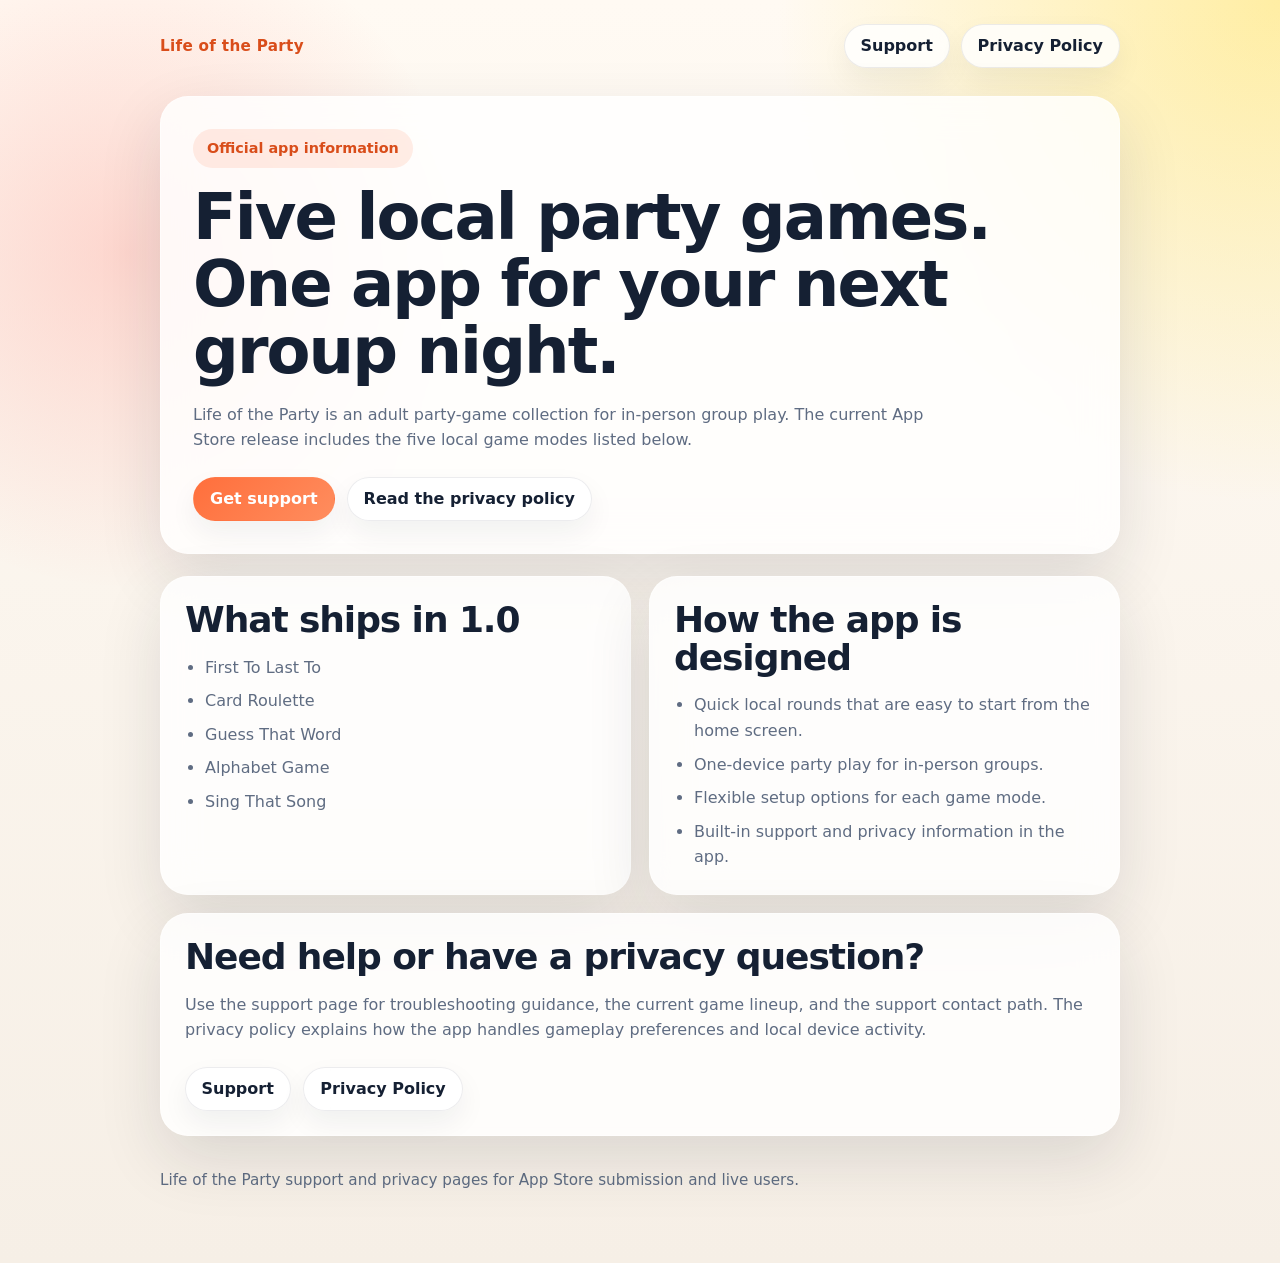
<file: index.html>
<!doctype html>
<html lang="en">
  <head>
    <meta charset="utf-8" />
    <meta name="viewport" content="width=device-width, initial-scale=1" />
    <title>Life of the Party</title>
    <meta
      name="description"
      content="Official support and privacy pages for the Life of the Party iOS app."
    />
    <link rel="stylesheet" href="./styles.css" />
  </head>
  <body>
    <main class="page-shell">
      <nav class="top-nav" aria-label="Primary">
        <a class="brand" href="./">Life of the Party</a>
        <div class="nav-links">
          <a class="nav-pill" href="./support/">Support</a>
          <a class="nav-pill" href="./privacy/">Privacy Policy</a>
        </div>
      </nav>

      <section class="hero">
        <span class="eyebrow">Official app information</span>
        <h1>Five local party games. One app for your next group night.</h1>
        <p class="lede">
          Life of the Party is an adult party-game collection for in-person
          group play. The current App Store release includes the five local
          game modes listed below.
        </p>
        <div class="cta-row">
          <a class="button button-primary" href="./support/">Get support</a>
          <a class="button" href="./privacy/">Read the privacy policy</a>
        </div>
      </section>

      <section class="grid two-up section" aria-label="App overview">
        <article class="card">
          <h2>What ships in 1.0</h2>
          <ul>
            <li>First To Last To</li>
            <li>Card Roulette</li>
            <li>Guess That Word</li>
            <li>Alphabet Game</li>
            <li>Sing That Song</li>
          </ul>
        </article>
        <article class="card">
          <h2>How the app is designed</h2>
          <ul>
            <li>Quick local rounds that are easy to start from the home screen.</li>
            <li>One-device party play for in-person groups.</li>
            <li>Flexible setup options for each game mode.</li>
            <li>Built-in support and privacy information in the app.</li>
          </ul>
        </article>
      </section>

      <section class="card section">
        <h2>Need help or have a privacy question?</h2>
        <p>
          Use the support page for troubleshooting guidance, the current game
          lineup, and the support contact path. The privacy policy explains how
          the app handles gameplay preferences and local device activity.
        </p>
        <div class="cta-row">
          <a class="button" href="./support/">Support</a>
          <a class="button" href="./privacy/">Privacy Policy</a>
        </div>
      </section>

      <footer class="site-footer">
        <p>
          Life of the Party support and privacy pages for App Store submission
          and live users.
        </p>
      </footer>
    </main>
  </body>
</html>
</file>
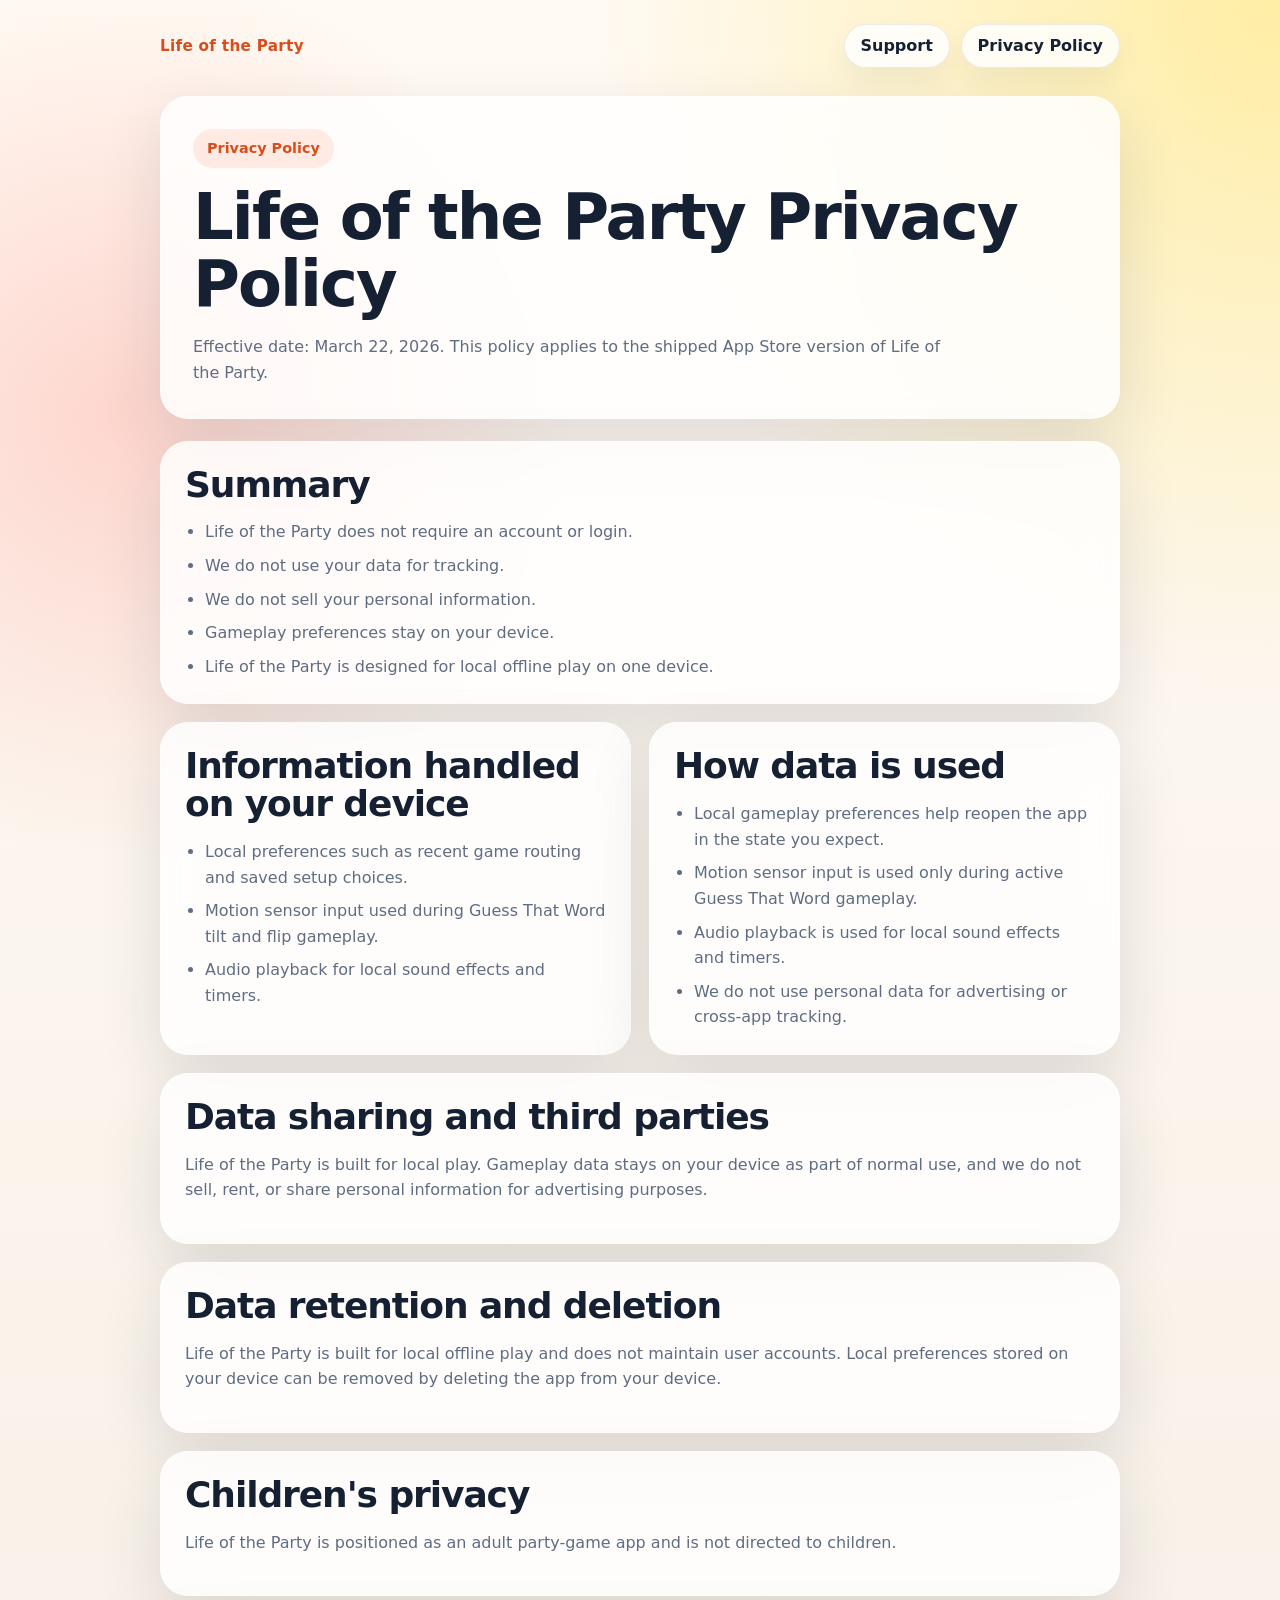
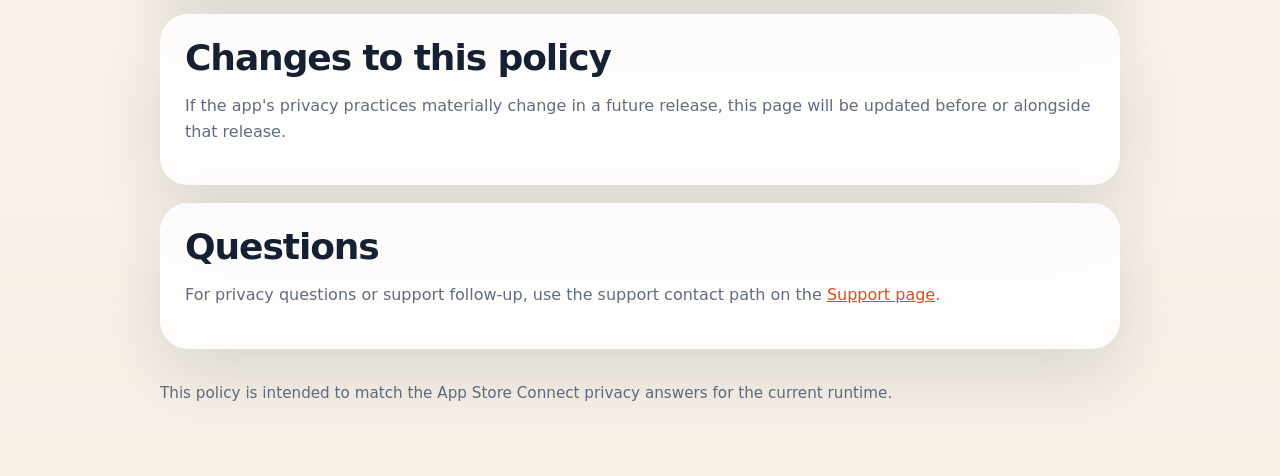
<file: privacy/index.html>
<!doctype html>
<html lang="en">
  <head>
    <meta charset="utf-8" />
    <meta name="viewport" content="width=device-width, initial-scale=1" />
    <title>Life of the Party Privacy Policy</title>
    <meta
      name="description"
      content="Privacy Policy for the Life of the Party iOS app."
    />
    <link rel="stylesheet" href="../styles.css" />
  </head>
  <body>
    <main class="page-shell">
      <nav class="top-nav" aria-label="Primary">
        <a class="brand" href="../">Life of the Party</a>
        <div class="nav-links">
          <a class="nav-pill" href="../support/">Support</a>
          <a class="nav-pill" href="./">Privacy Policy</a>
        </div>
      </nav>

      <section class="hero">
        <span class="eyebrow">Privacy Policy</span>
        <h1>Life of the Party Privacy Policy</h1>
        <p class="lede">
          Effective date: March 22, 2026. This policy applies to the shipped
          App Store version of Life of the Party.
        </p>
      </section>

      <section class="card section">
        <h2>Summary</h2>
        <ul>
          <li>Life of the Party does not require an account or login.</li>
          <li>We do not use your data for tracking.</li>
          <li>We do not sell your personal information.</li>
          <li>Gameplay preferences stay on your device.</li>
          <li>Life of the Party is designed for local offline play on one device.</li>
        </ul>
      </section>

      <section class="grid two-up section">
        <article class="card">
          <h2>Information handled on your device</h2>
          <ul>
            <li>Local preferences such as recent game routing and saved setup choices.</li>
            <li>Motion sensor input used during Guess That Word tilt and flip gameplay.</li>
            <li>Audio playback for local sound effects and timers.</li>
          </ul>
        </article>
        <article class="card">
          <h2>How data is used</h2>
          <ul>
            <li>Local gameplay preferences help reopen the app in the state you expect.</li>
            <li>Motion sensor input is used only during active Guess That Word gameplay.</li>
            <li>Audio playback is used for local sound effects and timers.</li>
            <li>We do not use personal data for advertising or cross-app tracking.</li>
          </ul>
        </article>
      </section>

      <section class="card section">
        <h2>Data sharing and third parties</h2>
        <p>
          Life of the Party is built for local play. Gameplay data stays on your
          device as part of normal use, and we do not sell, rent, or share
          personal information for advertising purposes.
        </p>
      </section>

      <section class="card section">
        <h2>Data retention and deletion</h2>
        <p>
          Life of the Party is built for local offline play and does not
          maintain user accounts. Local preferences stored on your device can be
          removed by deleting the app from your device.
        </p>
      </section>

      <section class="card section">
        <h2>Children's privacy</h2>
        <p>
          Life of the Party is positioned as an adult party-game app and is not
          directed to children.
        </p>
      </section>

      <section class="card section">
        <h2>Changes to this policy</h2>
        <p>
          If the app's privacy practices materially change in a future release,
          this page will be updated before or alongside that release.
        </p>
      </section>

      <section class="card section">
        <h2>Questions</h2>
        <p>
          For privacy questions or support follow-up, use the support contact
          path on the <a href="../support/">Support page</a>.
        </p>
      </section>

      <footer class="site-footer">
        <p>
          This policy is intended to match the App Store Connect privacy answers
          for the current runtime.
        </p>
      </footer>
    </main>
  </body>
</html>
</file>
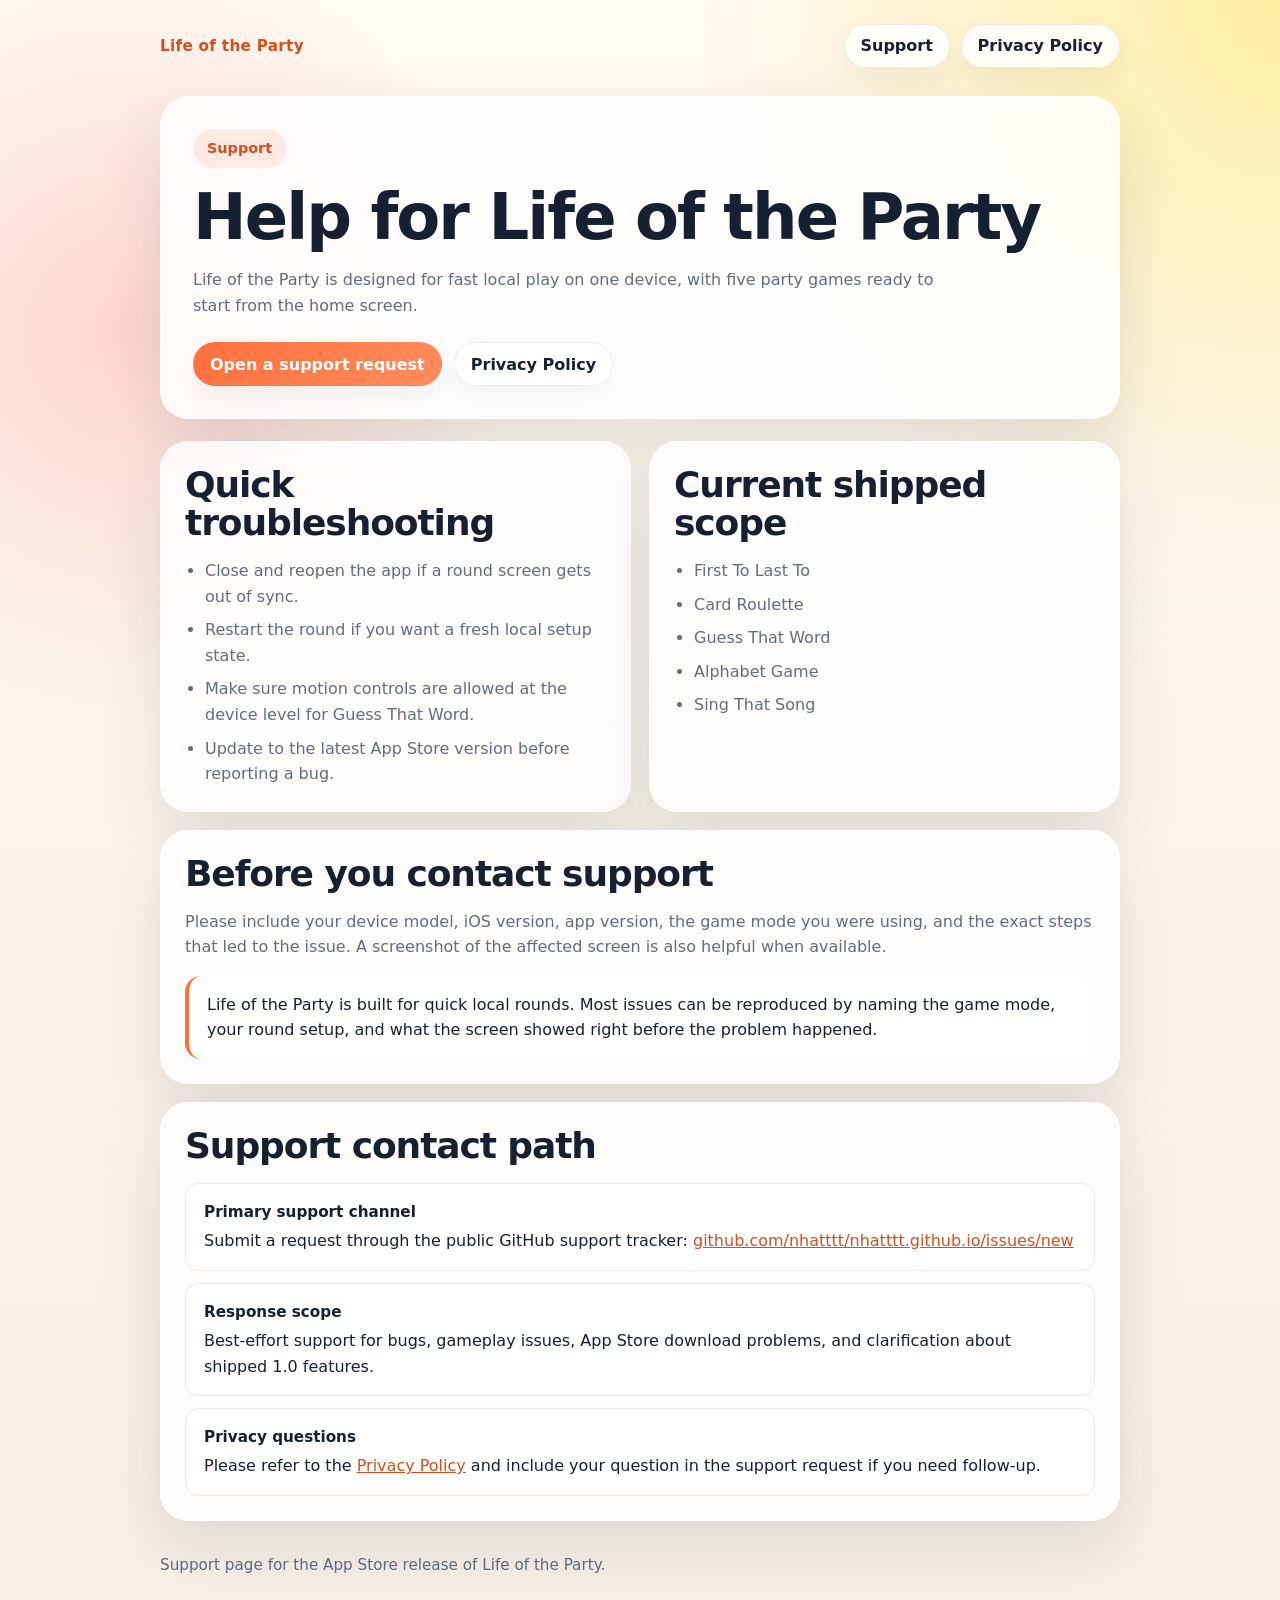
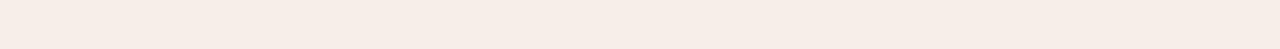
<file: support/index.html>
<!doctype html>
<html lang="en">
  <head>
    <meta charset="utf-8" />
    <meta name="viewport" content="width=device-width, initial-scale=1" />
    <title>Life of the Party Support</title>
    <meta
      name="description"
      content="Support information for the Life of the Party iOS app."
    />
    <link rel="stylesheet" href="../styles.css" />
  </head>
  <body>
    <main class="page-shell">
      <nav class="top-nav" aria-label="Primary">
        <a class="brand" href="../">Life of the Party</a>
        <div class="nav-links">
          <a class="nav-pill" href="./">Support</a>
          <a class="nav-pill" href="../privacy/">Privacy Policy</a>
        </div>
      </nav>

      <section class="hero">
        <span class="eyebrow">Support</span>
        <h1>Help for Life of the Party</h1>
        <p class="lede">
          Life of the Party is designed for fast local play on one device, with
          five party games ready to start from the home screen.
        </p>
        <div class="cta-row">
          <a
            class="button button-primary"
            href="https://github.com/nhatttt/nhatttt.github.io/issues/new?title=Life%20of%20the%20Party%20support%20request"
          >
            Open a support request
          </a>
          <a class="button" href="../privacy/">Privacy Policy</a>
        </div>
      </section>

      <section class="grid two-up section">
        <article class="card">
          <h2>Quick troubleshooting</h2>
          <ul>
            <li>Close and reopen the app if a round screen gets out of sync.</li>
            <li>Restart the round if you want a fresh local setup state.</li>
            <li>Make sure motion controls are allowed at the device level for Guess That Word.</li>
            <li>Update to the latest App Store version before reporting a bug.</li>
          </ul>
        </article>
        <article class="card">
          <h2>Current shipped scope</h2>
          <ul>
            <li>First To Last To</li>
            <li>Card Roulette</li>
            <li>Guess That Word</li>
            <li>Alphabet Game</li>
            <li>Sing That Song</li>
          </ul>
        </article>
      </section>

      <section class="card section">
        <h2>Before you contact support</h2>
        <p>
          Please include your device model, iOS version, app version, the game
          mode you were using, and the exact steps that led to the issue. A
          screenshot of the affected screen is also helpful when available.
        </p>
        <div class="callout">
          Life of the Party is built for quick local rounds. Most issues can be
          reproduced by naming the game mode, your round setup, and what the
          screen showed right before the problem happened.
        </div>
      </section>

      <section class="card section">
        <h2>Support contact path</h2>
        <div class="meta-list">
          <div class="meta-item">
            <strong>Primary support channel</strong>
            <span>
              Submit a request through the public GitHub support tracker:
              <a href="https://github.com/nhatttt/nhatttt.github.io/issues/new?title=Life%20of%20the%20Party%20support%20request">
                github.com/nhatttt/nhatttt.github.io/issues/new
              </a>
            </span>
          </div>
          <div class="meta-item">
            <strong>Response scope</strong>
            <span>
              Best-effort support for bugs, gameplay issues, App Store download
              problems, and clarification about shipped 1.0 features.
            </span>
          </div>
          <div class="meta-item">
            <strong>Privacy questions</strong>
            <span>
              Please refer to the
              <a href="../privacy/">Privacy Policy</a> and include your question
              in the support request if you need follow-up.
            </span>
          </div>
        </div>
      </section>

      <footer class="site-footer">
        <p>
          Support page for the App Store release of Life of the Party.
        </p>
      </footer>
    </main>
  </body>
</html>
</file>
<file: styles.css>
:root {
  color-scheme: light;
  --bg: #f6efe6;
  --surface: rgba(255, 255, 255, 0.82);
  --surface-strong: rgba(255, 255, 255, 0.94);
  --border: rgba(17, 24, 39, 0.08);
  --text: #152033;
  --muted: #5f6c82;
  --accent: #ff6f3c;
  --accent-strong: #d94d1a;
  --accent-soft: rgba(255, 111, 60, 0.12);
  --shadow: 0 24px 64px rgba(21, 32, 51, 0.12);
  --radius-xl: 28px;
  --radius-lg: 20px;
  --radius-md: 14px;
  --max-width: 960px;
  font-family:
    "SF Pro Display",
    "SF Pro Text",
    "Segoe UI",
    system-ui,
    -apple-system,
    BlinkMacSystemFont,
    sans-serif;
}

* {
  box-sizing: border-box;
}

html {
  scroll-behavior: smooth;
}

body {
  margin: 0;
  color: var(--text);
  background:
    radial-gradient(circle at top right, rgba(255, 214, 10, 0.34), transparent 28%),
    radial-gradient(circle at 10% 20%, rgba(255, 59, 48, 0.18), transparent 22%),
    linear-gradient(180deg, #fffaf3 0%, var(--bg) 100%);
  line-height: 1.6;
}

a {
  color: var(--accent-strong);
}

a:hover {
  color: var(--accent);
}

.page-shell {
  width: min(calc(100% - 32px), var(--max-width));
  margin: 0 auto;
  padding: 24px 0 56px;
}

.top-nav {
  display: flex;
  flex-wrap: wrap;
  align-items: center;
  justify-content: space-between;
  gap: 12px;
  margin-bottom: 28px;
}

.brand {
  font-size: 0.95rem;
  font-weight: 700;
  letter-spacing: 0.02em;
  text-decoration: none;
}

.nav-links {
  display: flex;
  flex-wrap: wrap;
  gap: 10px;
}

.nav-pill,
.button {
  display: inline-flex;
  align-items: center;
  justify-content: center;
  gap: 8px;
  min-height: 44px;
  padding: 0 16px;
  border-radius: 999px;
  border: 1px solid var(--border);
  background: var(--surface);
  color: var(--text);
  text-decoration: none;
  font-weight: 600;
  box-shadow: 0 12px 28px rgba(21, 32, 51, 0.06);
  backdrop-filter: blur(18px);
}

.button-primary {
  background: linear-gradient(135deg, var(--accent) 0%, #ff8d5e 100%);
  color: #fff;
  border-color: transparent;
}

.hero,
.card {
  background: var(--surface);
  border: 1px solid rgba(255, 255, 255, 0.45);
  border-radius: var(--radius-xl);
  box-shadow: var(--shadow);
  backdrop-filter: blur(18px);
}

.hero {
  padding: 32px;
}

.eyebrow {
  display: inline-flex;
  align-items: center;
  gap: 8px;
  padding: 8px 14px;
  border-radius: 999px;
  background: var(--accent-soft);
  color: var(--accent-strong);
  font-size: 0.9rem;
  font-weight: 700;
}

h1,
h2,
h3 {
  margin: 0;
  letter-spacing: -0.03em;
  line-height: 1.05;
}

h1 {
  margin-top: 16px;
  font-size: clamp(2.4rem, 5vw, 4.4rem);
}

h2 {
  font-size: clamp(1.65rem, 3vw, 2.25rem);
}

h3 {
  font-size: 1.15rem;
}

.hero p,
.card p,
.card li {
  color: var(--muted);
  font-size: 1rem;
}

.lede {
  max-width: 760px;
  margin: 16px 0 0;
  font-size: 1.1rem;
}

.cta-row {
  display: flex;
  flex-wrap: wrap;
  gap: 12px;
  margin-top: 24px;
}

.grid {
  display: grid;
  gap: 18px;
  margin-top: 24px;
}

.grid.two-up {
  grid-template-columns: repeat(2, minmax(0, 1fr));
}

.card {
  padding: 24px;
}

.card ul {
  margin: 16px 0 0;
  padding-left: 20px;
}

.card li + li {
  margin-top: 8px;
}

.section {
  margin-top: 22px;
}

.section + .section {
  margin-top: 18px;
}

.meta-list {
  display: grid;
  gap: 12px;
  margin-top: 18px;
}

.meta-item {
  padding: 16px 18px;
  border-radius: var(--radius-md);
  background: var(--surface-strong);
  border: 1px solid var(--border);
}

.meta-item strong {
  display: block;
  margin-bottom: 4px;
  font-size: 0.95rem;
}

.site-footer {
  margin-top: 32px;
  color: var(--muted);
  font-size: 0.95rem;
}

.callout {
  border-left: 4px solid var(--accent);
  padding: 16px 18px;
  background: rgba(255, 255, 255, 0.72);
  border-radius: 16px;
}

@media (max-width: 720px) {
  .page-shell {
    width: min(calc(100% - 24px), var(--max-width));
    padding-top: 18px;
  }

  .hero,
  .card {
    padding: 22px;
    border-radius: 24px;
  }

  .grid.two-up {
    grid-template-columns: 1fr;
  }
}
</file>
